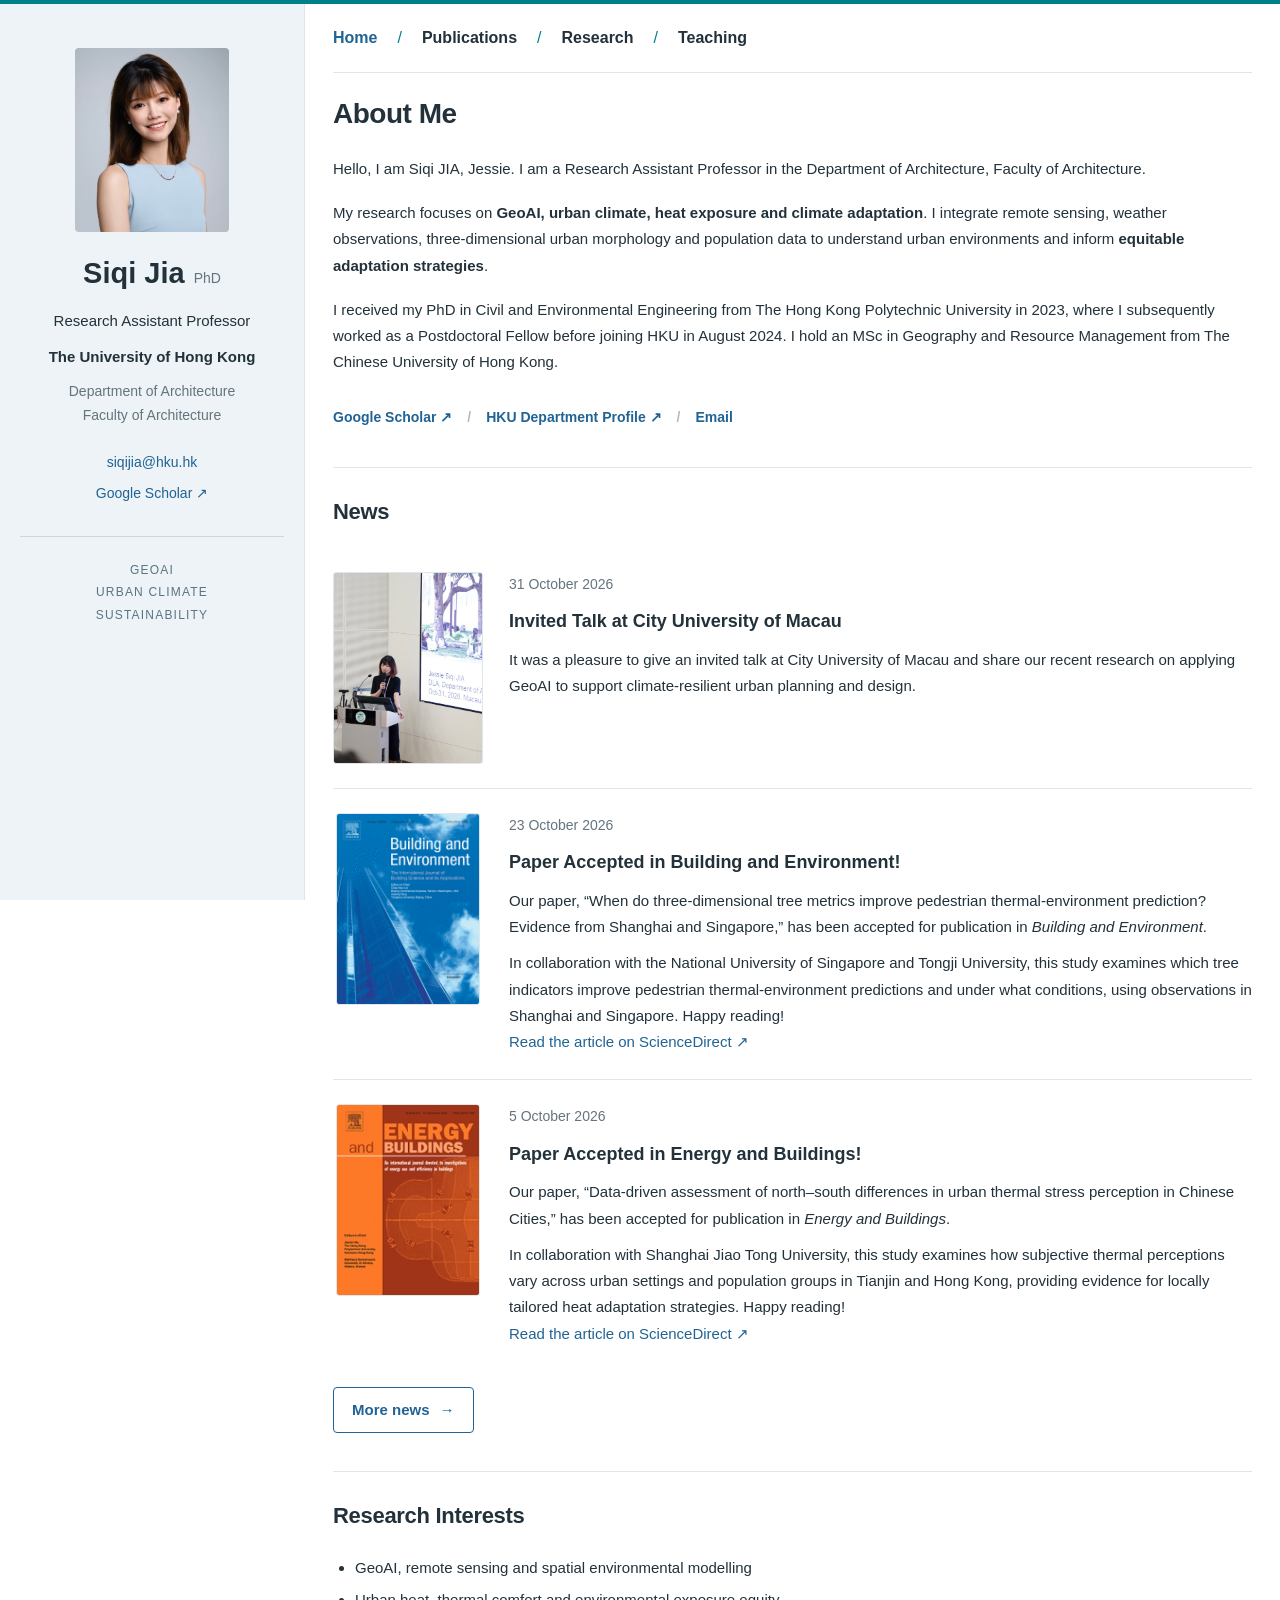
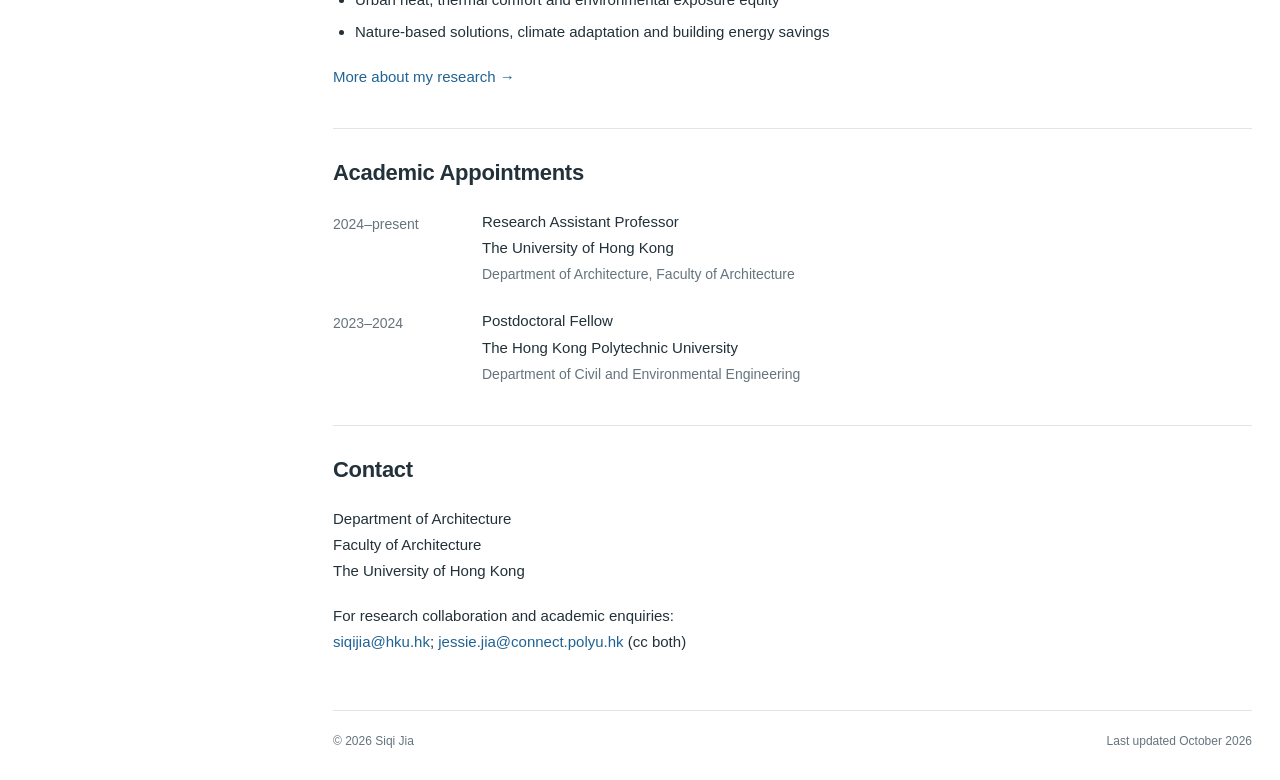
<file: index.html>
<!doctype html><html lang="en"><head><meta charset="utf-8"><meta name="viewport" content="width=device-width, initial-scale=1"><title>Home | Siqi Jia</title><meta name="description" content="Home — Siqi Jia, Research Assistant Professor at The University of Hong Kong. GeoAI, urban climate and climate adaptation."><link rel="stylesheet" href="styles.css"><link rel="icon" href="favicon.svg" type="image/svg+xml"></head><body><a class="skip" href="#main">Skip to content</a><aside class="sidebar"><a href="index.html" aria-label="Siqi Jia — Home"><img src="assets/profile.jpg" alt="Portrait of Siqi Jia" width="2691" height="4037"></a><p class="name">Siqi Jia<span>PhD</span></p><p class="position">Research Assistant Professor</p><p class="institution">The University of Hong Kong</p><p class="department">Department of Architecture<br>Faculty of Architecture</p><div class="sidebar-links"><a href="mailto:siqijia@hku.hk">siqijia@hku.hk</a><a href="https://scholar.google.com/citations?user=MKyB5TQAAAAJ">Google Scholar ↗</a></div><p class="topics">GeoAI<br>Urban Climate<br>Sustainability</p></aside><div class="main-column"><nav aria-label="Main navigation"><a href="index.html" aria-current="page">Home</a><a href="publications.html">Publications</a><a href="research.html">Research</a><a href="teaching.html">Teaching</a></nav><main id="main"><h1>About Me</h1><p>Hello, I am Siqi JIA, Jessie. I am a Research Assistant Professor in the Department of Architecture, Faculty of Architecture.</p><p>My research focuses on <strong>GeoAI, urban climate, heat exposure and climate adaptation</strong>. I integrate remote sensing, weather observations, three-dimensional urban morphology and population data to understand urban environments and inform <strong>equitable adaptation strategies</strong>.</p><p>I received my PhD in Civil and Environmental Engineering from The Hong Kong Polytechnic University in 2023, where I subsequently worked as a Postdoctoral Fellow before joining HKU in August 2024. I hold an MSc in Geography and Resource Management from The Chinese University of Hong Kong.</p><p class="profile-links"><a href="https://scholar.google.com/citations?user=MKyB5TQAAAAJ">Google Scholar ↗</a><span aria-hidden="true">/</span><a href="https://www.arch.hku.hk/staff/dla/jia-siqi/">HKU Department Profile ↗</a><span aria-hidden="true">/</span><a href="mailto:siqijia@hku.hk">Email</a></p><section id="news" class="news"><h2>News</h2><article class="news-event"><a class="news-thumbnail news-talk-thumbnail" href="assets/cityu-macau-talk-2026-v2.jpg" target="_blank" rel="noopener"><img src="assets/cityu-macau-talk-2026-v2.jpg" alt="Siqi Jia giving an invited talk at City University of Macau" loading="lazy"></a><div class="news-copy"><p class="news-date"><time datetime="2026-10-31">31 October 2026</time></p><h3>Invited Talk at City University of Macau</h3><p>It was a pleasure to give an invited talk at City University of Macau and share our recent research on applying GeoAI to support climate-resilient urban planning and design.</p></div></article><article class="news-event"><a class="news-thumbnail" href="assets/building-environment-cover.png" target="_blank" rel="noopener"><img src="assets/building-environment-cover.png" alt="Building and Environment journal cover" loading="lazy"></a><div class="news-copy"><p class="news-date"><time datetime="2026-10-23">23 October 2026</time></p><h3>Paper Accepted in Building and Environment!</h3><p>Our paper, “When do three-dimensional tree metrics improve pedestrian thermal-environment prediction? Evidence from Shanghai and Singapore,” has been accepted for publication in <em>Building and Environment</em>.</p><p>In collaboration with the National University of Singapore and Tongji University, this study examines which tree indicators improve pedestrian thermal-environment predictions and under what conditions, using observations in Shanghai and Singapore. Happy reading!<br><a href="https://www.sciencedirect.com/science/article/pii/S0360132326012795" target="_blank" rel="noopener">Read the article on ScienceDirect ↗</a></p></div></article><article class="news-event"><a class="news-thumbnail" href="assets/energy-buildings-cover.jpg" target="_blank" rel="noopener"><img src="assets/energy-buildings-cover.jpg" alt="Energy and Buildings journal cover" loading="lazy"></a><div class="news-copy"><p class="news-date"><time datetime="2026-10-05">5 October 2026</time></p><h3>Paper Accepted in Energy and Buildings!</h3><p>Our paper, “Data-driven assessment of north–south differences in urban thermal stress perception in Chinese Cities,” has been accepted for publication in <em>Energy and Buildings</em>.</p><p>In collaboration with Shanghai Jiao Tong University, this study examines how subjective thermal perceptions vary across urban settings and population groups in Tianjin and Hong Kong, providing evidence for locally tailored heat adaptation strategies. Happy reading!<br><a href="https://www.sciencedirect.com/science/article/pii/S0378778826014209" target="_blank" rel="noopener">Read the article on ScienceDirect ↗</a></p></div></article><p class="news-more"><a class="news-button" href="news.html">More news <span aria-hidden="true">→</span></a></p></section><section><h2>Research Interests</h2><ul class="interests"><li>GeoAI, remote sensing and spatial environmental modelling</li><li>Urban heat, thermal comfort and environmental exposure equity</li><li>Nature-based solutions, climate adaptation and building energy savings</li></ul><p><a href="research.html">More about my research →</a></p></section><section><h2>Academic Appointments</h2><div class="record"><span>2024–present</span><div><span class="plain-emphasis">Research Assistant Professor</span><br>The University of Hong Kong<br><small>Department of Architecture, Faculty of Architecture</small></div></div><div class="record"><span>2023–2024</span><div><span class="plain-emphasis">Postdoctoral Fellow</span><br>The Hong Kong Polytechnic University<br><small>Department of Civil and Environmental Engineering</small></div></div></section><section><h2>Contact</h2><p>Department of Architecture<br>Faculty of Architecture<br>The University of Hong Kong</p><p>For research collaboration and academic enquiries:<br><a href="mailto:siqijia@hku.hk?cc=jessie.jia%40connect.polyu.hk">siqijia@hku.hk</a>; <a href="mailto:jessie.jia@connect.polyu.hk?cc=siqijia%40hku.hk">jessie.jia@connect.polyu.hk</a> (cc both)</p></section></main><footer>© 2026 Siqi Jia <span>Last updated October 2026</span></footer></div></body></html>
</file>
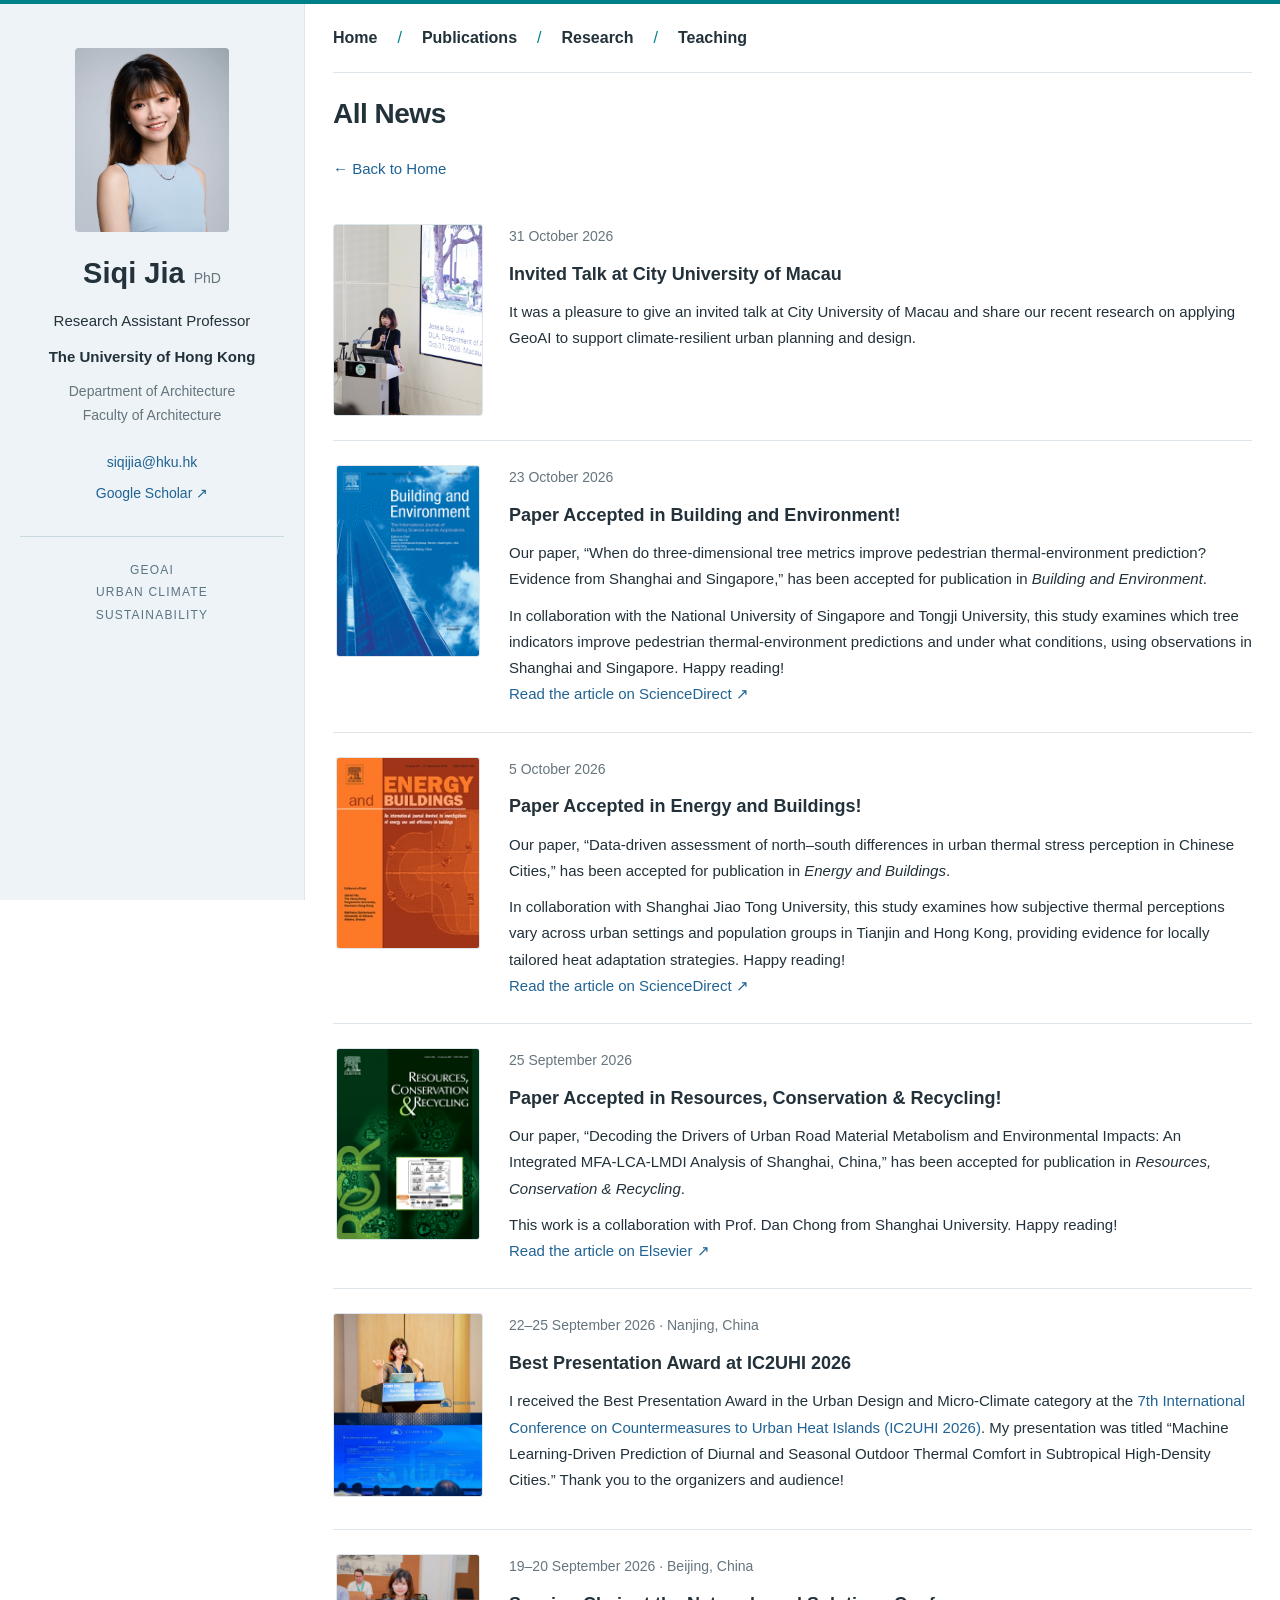
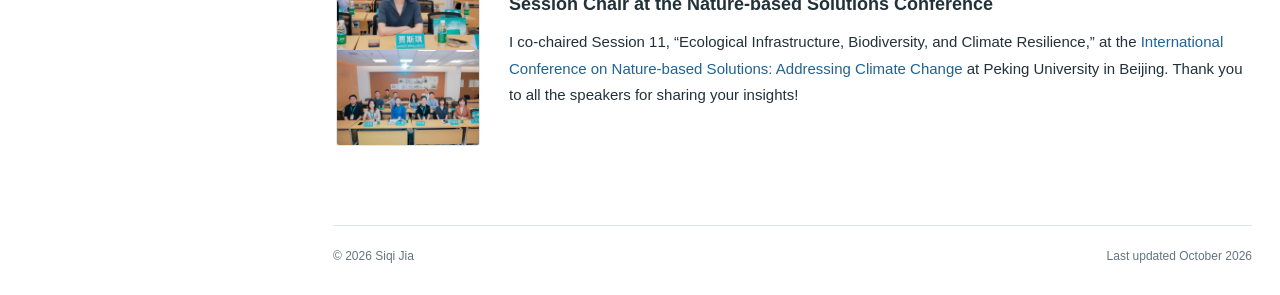
<file: news.html>
<!doctype html><html lang="en"><head><meta charset="utf-8"><meta name="viewport" content="width=device-width, initial-scale=1"><title>All News | Siqi Jia</title><meta name="description" content="News — Siqi Jia, Research Assistant Professor at The University of Hong Kong. GeoAI, urban climate and climate adaptation."><link rel="stylesheet" href="styles.css"><link rel="icon" href="favicon.svg" type="image/svg+xml"></head><body><a class="skip" href="#main">Skip to content</a><aside class="sidebar"><a href="index.html" aria-label="Siqi Jia — Home"><img src="assets/profile.jpg" alt="Portrait of Siqi Jia" width="2691" height="4037"></a><p class="name">Siqi Jia<span>PhD</span></p><p class="position">Research Assistant Professor</p><p class="institution">The University of Hong Kong</p><p class="department">Department of Architecture<br>Faculty of Architecture</p><div class="sidebar-links"><a href="mailto:siqijia@hku.hk">siqijia@hku.hk</a><a href="https://scholar.google.com/citations?user=MKyB5TQAAAAJ">Google Scholar ↗</a></div><p class="topics">GeoAI<br>Urban Climate<br>Sustainability</p></aside><div class="main-column"><nav aria-label="Main navigation"><a href="index.html">Home</a><a href="publications.html">Publications</a><a href="research.html">Research</a><a href="teaching.html">Teaching</a></nav><main id="main"><h1>All News</h1><p><a href="index.html#news">← Back to Home</a></p><div class="news"><article class="news-event"><a class="news-thumbnail news-talk-thumbnail" href="assets/cityu-macau-talk-2026-v2.jpg" target="_blank" rel="noopener"><img src="assets/cityu-macau-talk-2026-v2.jpg" alt="Siqi Jia giving an invited talk at City University of Macau" loading="lazy"></a><div class="news-copy"><p class="news-date"><time datetime="2026-10-31">31 October 2026</time></p><h3>Invited Talk at City University of Macau</h3><p>It was a pleasure to give an invited talk at City University of Macau and share our recent research on applying GeoAI to support climate-resilient urban planning and design.</p></div></article><article class="news-event"><a class="news-thumbnail" href="assets/building-environment-cover.png" target="_blank" rel="noopener"><img src="assets/building-environment-cover.png" alt="Building and Environment journal cover" loading="lazy"></a><div class="news-copy"><p class="news-date"><time datetime="2026-10-23">23 October 2026</time></p><h3>Paper Accepted in Building and Environment!</h3><p>Our paper, “When do three-dimensional tree metrics improve pedestrian thermal-environment prediction? Evidence from Shanghai and Singapore,” has been accepted for publication in <em>Building and Environment</em>.</p><p>In collaboration with the National University of Singapore and Tongji University, this study examines which tree indicators improve pedestrian thermal-environment predictions and under what conditions, using observations in Shanghai and Singapore. Happy reading!<br><a href="https://www.sciencedirect.com/science/article/pii/S0360132326012795" target="_blank" rel="noopener">Read the article on ScienceDirect ↗</a></p></div></article><article class="news-event"><a class="news-thumbnail" href="assets/energy-buildings-cover.jpg" target="_blank" rel="noopener"><img src="assets/energy-buildings-cover.jpg" alt="Energy and Buildings journal cover" loading="lazy"></a><div class="news-copy"><p class="news-date"><time datetime="2026-10-05">5 October 2026</time></p><h3>Paper Accepted in Energy and Buildings!</h3><p>Our paper, “Data-driven assessment of north–south differences in urban thermal stress perception in Chinese Cities,” has been accepted for publication in <em>Energy and Buildings</em>.</p><p>In collaboration with Shanghai Jiao Tong University, this study examines how subjective thermal perceptions vary across urban settings and population groups in Tianjin and Hong Kong, providing evidence for locally tailored heat adaptation strategies. Happy reading!<br><a href="https://www.sciencedirect.com/science/article/pii/S0378778826014209" target="_blank" rel="noopener">Read the article on ScienceDirect ↗</a></p></div></article><article class="news-event"><a class="news-thumbnail" href="assets/rcr-journal-cover.png" target="_blank" rel="noopener"><img src="assets/rcr-journal-cover.png" alt="Resources, Conservation &amp; Recycling journal cover" loading="lazy"></a><div class="news-copy"><p class="news-date"><time datetime="2026-09-25">25 September 2026</time></p><h3>Paper Accepted in Resources, Conservation &amp; Recycling!</h3><p>Our paper, “Decoding the Drivers of Urban Road Material Metabolism and Environmental Impacts: An Integrated MFA-LCA-LMDI Analysis of Shanghai, China,” has been accepted for publication in <em>Resources, Conservation &amp; Recycling</em>.</p><p>This work is a collaboration with Prof. Dan Chong from Shanghai University. Happy reading!<br><a href="https://authors.elsevier.com/a/1nryR3HVLL1xD8" target="_blank" rel="noopener">Read the article on Elsevier ↗</a></p></div></article><article class="news-event"><a class="news-thumbnail" href="assets/ic2uhi-2026-presentation-award-v19.jpg" target="_blank" rel="noopener"><img src="assets/ic2uhi-2026-presentation-award-v19.jpg" alt="Siqi Jia presenting at IC2UHI 2026 and the Best Presentation Award announcement" loading="lazy"></a><div class="news-copy"><p class="news-date"><time datetime="2026-09-25">22–25 September 2026</time> · Nanjing, China</p><h3>Best Presentation Award at IC2UHI 2026</h3><p>I received the Best Presentation Award in the Urban Design and Micro-Climate category at the <a href="https://www.ic2uhi2026.com/">7th International Conference on Countermeasures to Urban Heat Islands (IC2UHI 2026)</a>. My presentation was titled “Machine Learning-Driven Prediction of Diurnal and Seasonal Outdoor Thermal Comfort in Subtropical High-Density Cities.” Thank you to the organizers and audience!</p></div></article><article class="news-event"><a class="news-thumbnail" href="assets/nbs-2026-session.jpg" target="_blank" rel="noopener"><img src="assets/nbs-2026-session.jpg" alt="Siqi Jia and fellow participants at the Nature-based Solutions conference" loading="lazy"></a><div class="news-copy"><p class="news-date"><time datetime="2026-09-20">19–20 September 2026</time> · Beijing, China</p><h3>Session Chair at the Nature-based Solutions Conference</h3><p>I co-chaired Session 11, “Ecological Infrastructure, Biodiversity, and Climate Resilience,” at the <a href="https://nbs.pku.edu.cn/">International Conference on Nature-based Solutions: Addressing Climate Change</a> at Peking University in Beijing. Thank you to all the speakers for sharing your insights!</p></div></article></div></main><footer>© 2026 Siqi Jia <span>Last updated October 2026</span></footer></div></body></html>
</file>
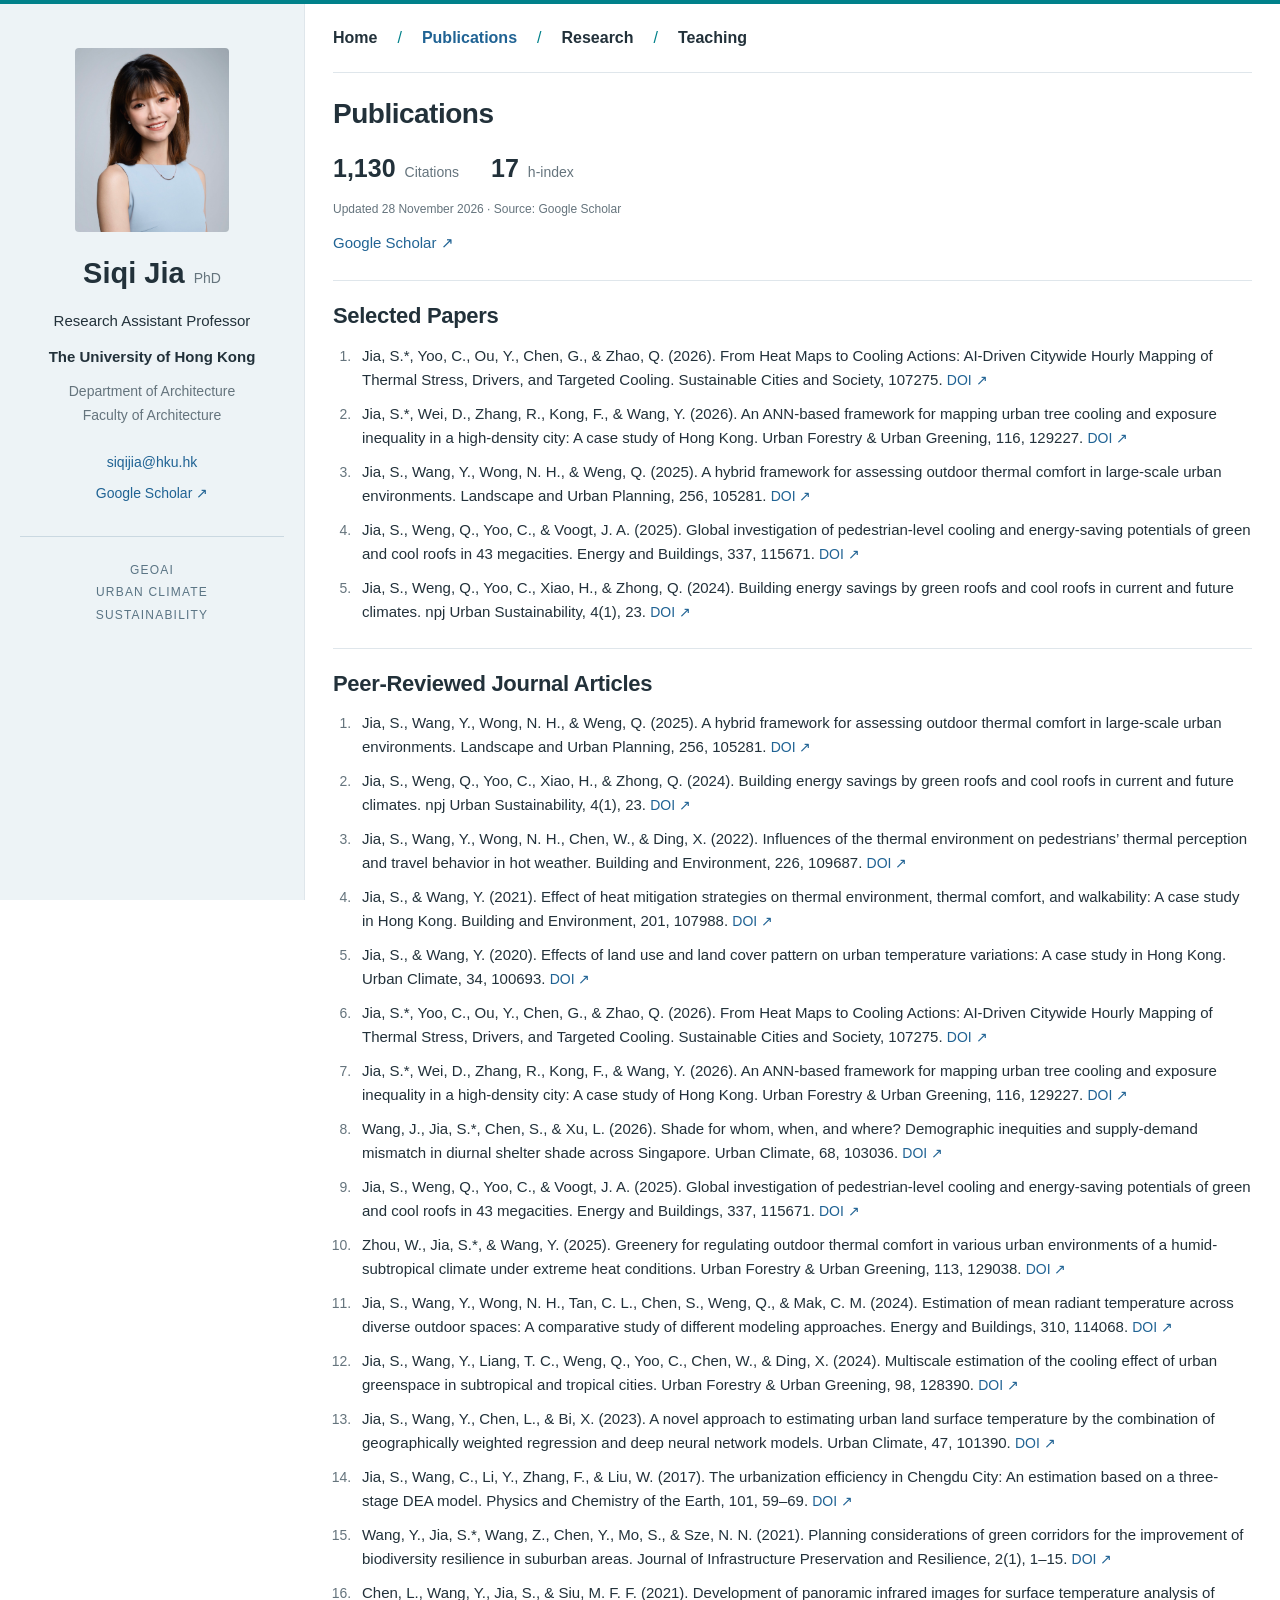
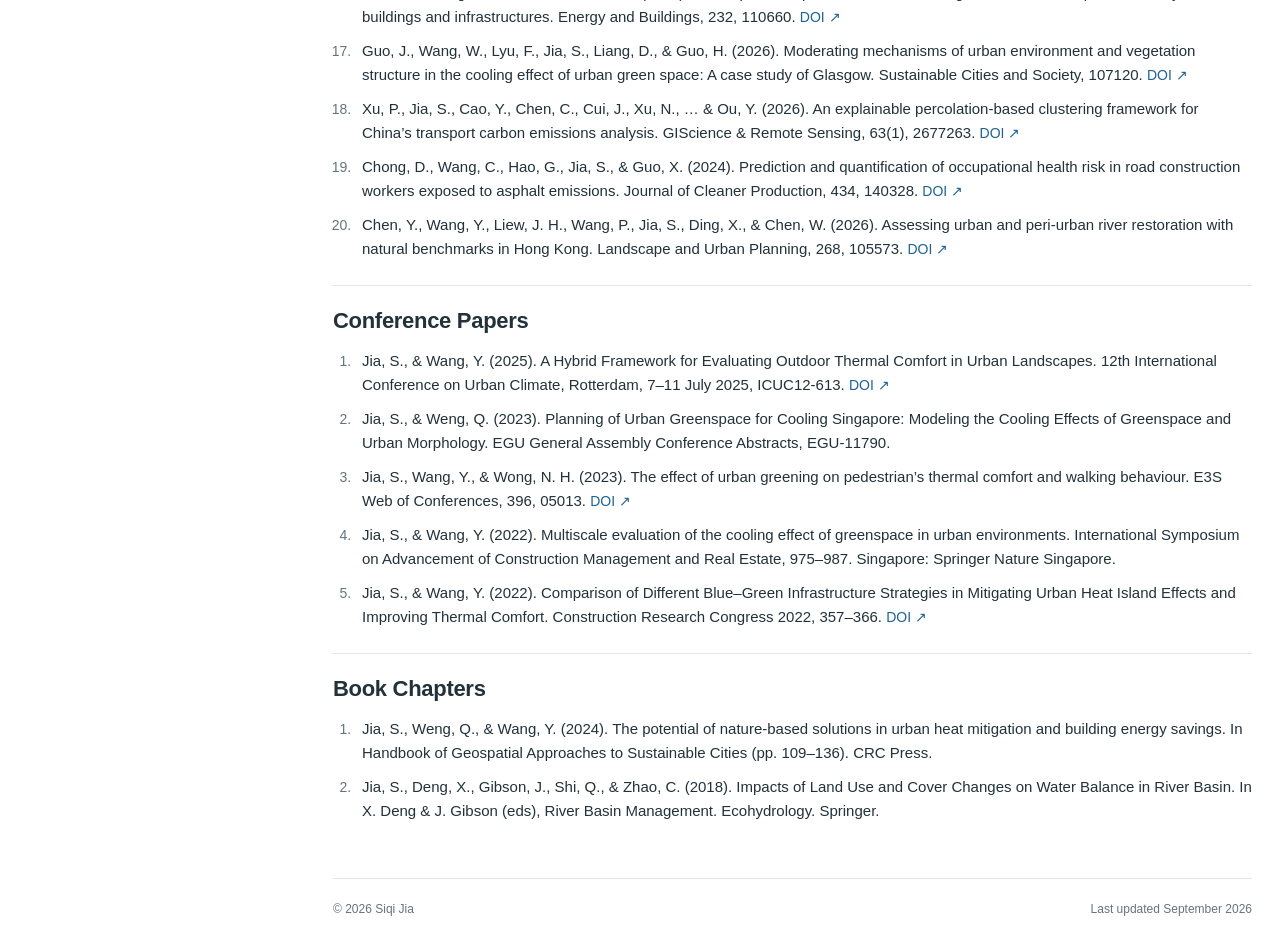
<file: publications.html>
<!doctype html><html lang="en"><head><meta charset="utf-8"><meta name="viewport" content="width=device-width, initial-scale=1"><title>Publications | Siqi Jia</title><meta name="description" content="Publications — Siqi Jia, Research Assistant Professor at The University of Hong Kong. GeoAI, urban climate and climate adaptation."><link rel="stylesheet" href="styles.css"><link rel="icon" href="favicon.svg" type="image/svg+xml"></head><body class="publications-page"><a class="skip" href="#main">Skip to content</a><aside class="sidebar"><a href="index.html" aria-label="Siqi Jia — Home"><img src="assets/profile.jpg" alt="Portrait of Siqi Jia" width="2691" height="4037"></a><p class="name">Siqi Jia<span>PhD</span></p><p class="position">Research Assistant Professor</p><p class="institution">The University of Hong Kong</p><p class="department">Department of Architecture<br>Faculty of Architecture</p><div class="sidebar-links"><a href="mailto:siqijia@hku.hk">siqijia@hku.hk</a><a href="https://scholar.google.com/citations?user=MKyB5TQAAAAJ">Google Scholar ↗</a></div><p class="topics">GeoAI<br>Urban Climate<br>Sustainability</p></aside><div class="main-column"><nav aria-label="Main navigation"><a href="index.html">Home</a><a href="publications.html" aria-current="page">Publications</a><a href="research.html">Research</a><a href="teaching.html">Teaching</a></nav><main id="main"><h1>Publications</h1><div class="citation-metrics" data-updated-at="2026-11-28T02:46:58.804145+00:00" aria-label="Google Scholar citation metrics"><div><span class="metric-value">1,130</span><span class="metric-label">Citations</span></div><div><span class="metric-value">17</span><span class="metric-label">h-index</span></div></div><p class="metrics-source">Updated 28 November 2026 · Source: Google Scholar</p><p><a href="https://scholar.google.com/citations?user=MKyB5TQAAAAJ">Google Scholar ↗</a></p><section><h2>Selected Papers</h2><ol class="publications"><li>Jia, S.*, Yoo, C., Ou, Y., Chen, G., &amp; Zhao, Q. (2026). From Heat Maps to Cooling Actions: AI-Driven Citywide Hourly Mapping of Thermal Stress, Drivers, and Targeted Cooling. Sustainable Cities and Society, 107275. <a class="doi" href="https://doi.org/10.1016/j.scs.2026.107275">DOI ↗</a></li><li>Jia, S.*, Wei, D., Zhang, R., Kong, F., &amp; Wang, Y. (2026). An ANN-based framework for mapping urban tree cooling and exposure inequality in a high-density city: A case study of Hong Kong. Urban Forestry &amp; Urban Greening, 116, 129227. <a class="doi" href="https://doi.org/10.1016/j.ufug.2025.129227">DOI ↗</a></li><li>Jia, S., Wang, Y., Wong, N. H., &amp; Weng, Q. (2025). A hybrid framework for assessing outdoor thermal comfort in large-scale urban environments. Landscape and Urban Planning, 256, 105281. <a class="doi" href="https://doi.org/10.1016/j.landurbplan.2024.105281">DOI ↗</a></li><li>Jia, S., Weng, Q., Yoo, C., &amp; Voogt, J. A. (2025). Global investigation of pedestrian-level cooling and energy-saving potentials of green and cool roofs in 43 megacities. Energy and Buildings, 337, 115671. <a class="doi" href="https://doi.org/10.1016/j.enbuild.2025.115671">DOI ↗</a></li><li>Jia, S., Weng, Q., Yoo, C., Xiao, H., &amp; Zhong, Q. (2024). Building energy savings by green roofs and cool roofs in current and future climates. npj Urban Sustainability, 4(1), 23. <a class="doi" href="https://doi.org/10.1038/s42949-024-00159-8">DOI ↗</a></li></ol></section><section><h2>Peer-Reviewed Journal Articles</h2><ol class="publications"><li>Jia, S., Wang, Y., Wong, N. H., &amp; Weng, Q. (2025). A hybrid framework for assessing outdoor thermal comfort in large-scale urban environments. Landscape and Urban Planning, 256, 105281. <a class="doi" href="https://doi.org/10.1016/j.landurbplan.2024.105281">DOI ↗</a></li><li>Jia, S., Weng, Q., Yoo, C., Xiao, H., &amp; Zhong, Q. (2024). Building energy savings by green roofs and cool roofs in current and future climates. npj Urban Sustainability, 4(1), 23. <a class="doi" href="https://doi.org/10.1038/s42949-024-00159-8">DOI ↗</a></li><li>Jia, S., Wang, Y., Wong, N. H., Chen, W., &amp; Ding, X. (2022). Influences of the thermal environment on pedestrians’ thermal perception and travel behavior in hot weather. Building and Environment, 226, 109687. <a class="doi" href="https://doi.org/10.1016/j.buildenv.2022.109687">DOI ↗</a></li><li>Jia, S., &amp; Wang, Y. (2021). Effect of heat mitigation strategies on thermal environment, thermal comfort, and walkability: A case study in Hong Kong. Building and Environment, 201, 107988. <a class="doi" href="https://doi.org/10.1016/j.buildenv.2021.107988">DOI ↗</a></li><li>Jia, S., &amp; Wang, Y. (2020). Effects of land use and land cover pattern on urban temperature variations: A case study in Hong Kong. Urban Climate, 34, 100693. <a class="doi" href="https://doi.org/10.1016/j.uclim.2020.100693">DOI ↗</a></li><li>Jia, S.*, Yoo, C., Ou, Y., Chen, G., &amp; Zhao, Q. (2026). From Heat Maps to Cooling Actions: AI-Driven Citywide Hourly Mapping of Thermal Stress, Drivers, and Targeted Cooling. Sustainable Cities and Society, 107275. <a class="doi" href="https://doi.org/10.1016/j.scs.2026.107275">DOI ↗</a></li><li>Jia, S.*, Wei, D., Zhang, R., Kong, F., &amp; Wang, Y. (2026). An ANN-based framework for mapping urban tree cooling and exposure inequality in a high-density city: A case study of Hong Kong. Urban Forestry &amp; Urban Greening, 116, 129227. <a class="doi" href="https://doi.org/10.1016/j.ufug.2025.129227">DOI ↗</a></li><li>Wang, J., Jia, S.*, Chen, S., &amp; Xu, L. (2026). Shade for whom, when, and where? Demographic inequities and supply-demand mismatch in diurnal shelter shade across Singapore. Urban Climate, 68, 103036. <a class="doi" href="https://doi.org/10.1016/j.uclim.2026.103036">DOI ↗</a></li><li>Jia, S., Weng, Q., Yoo, C., &amp; Voogt, J. A. (2025). Global investigation of pedestrian-level cooling and energy-saving potentials of green and cool roofs in 43 megacities. Energy and Buildings, 337, 115671. <a class="doi" href="https://doi.org/10.1016/j.enbuild.2025.115671">DOI ↗</a></li><li>Zhou, W., Jia, S.*, &amp; Wang, Y. (2025). Greenery for regulating outdoor thermal comfort in various urban environments of a humid-subtropical climate under extreme heat conditions. Urban Forestry &amp; Urban Greening, 113, 129038. <a class="doi" href="https://doi.org/10.1016/j.ufug.2025.129038">DOI ↗</a></li><li>Jia, S., Wang, Y., Wong, N. H., Tan, C. L., Chen, S., Weng, Q., &amp; Mak, C. M. (2024). Estimation of mean radiant temperature across diverse outdoor spaces: A comparative study of different modeling approaches. Energy and Buildings, 310, 114068. <a class="doi" href="https://doi.org/10.1016/j.enbuild.2024.114068">DOI ↗</a></li><li>Jia, S., Wang, Y., Liang, T. C., Weng, Q., Yoo, C., Chen, W., &amp; Ding, X. (2024). Multiscale estimation of the cooling effect of urban greenspace in subtropical and tropical cities. Urban Forestry &amp; Urban Greening, 98, 128390. <a class="doi" href="https://doi.org/10.1016/j.ufug.2024.128390">DOI ↗</a></li><li>Jia, S., Wang, Y., Chen, L., &amp; Bi, X. (2023). A novel approach to estimating urban land surface temperature by the combination of geographically weighted regression and deep neural network models. Urban Climate, 47, 101390. <a class="doi" href="https://doi.org/10.1016/j.uclim.2022.101390">DOI ↗</a></li><li>Jia, S., Wang, C., Li, Y., Zhang, F., &amp; Liu, W. (2017). The urbanization efficiency in Chengdu City: An estimation based on a three-stage DEA model. Physics and Chemistry of the Earth, 101, 59–69. <a class="doi" href="https://doi.org/10.1016/j.pce.2017.05.003">DOI ↗</a></li><li>Wang, Y., Jia, S.*, Wang, Z., Chen, Y., Mo, S., &amp; Sze, N. N. (2021). Planning considerations of green corridors for the improvement of biodiversity resilience in suburban areas. Journal of Infrastructure Preservation and Resilience, 2(1), 1–15. <a class="doi" href="https://doi.org/10.1186/s43065-021-00023-4">DOI ↗</a></li><li>Chen, L., Wang, Y., Jia, S., &amp; Siu, M. F. F. (2021). Development of panoramic infrared images for surface temperature analysis of buildings and infrastructures. Energy and Buildings, 232, 110660. <a class="doi" href="https://doi.org/10.1016/j.enbuild.2020.110660">DOI ↗</a></li><li>Guo, J., Wang, W., Lyu, F., Jia, S., Liang, D., &amp; Guo, H. (2026). Moderating mechanisms of urban environment and vegetation structure in the cooling effect of urban green space: A case study of Glasgow. Sustainable Cities and Society, 107120. <a class="doi" href="https://doi.org/10.1016/j.scs.2026.107120">DOI ↗</a></li><li>Xu, P., Jia, S., Cao, Y., Chen, C., Cui, J., Xu, N., … &amp; Ou, Y. (2026). An explainable percolation-based clustering framework for China’s transport carbon emissions analysis. GIScience &amp; Remote Sensing, 63(1), 2677263. <a class="doi" href="https://doi.org/10.1080/15481603.2026.2677263">DOI ↗</a></li><li>Chong, D., Wang, C., Hao, G., Jia, S., &amp; Guo, X. (2024). Prediction and quantification of occupational health risk in road construction workers exposed to asphalt emissions. Journal of Cleaner Production, 434, 140328. <a class="doi" href="https://doi.org/10.1016/j.jclepro.2023.140328">DOI ↗</a></li><li>Chen, Y., Wang, Y., Liew, J. H., Wang, P., Jia, S., Ding, X., &amp; Chen, W. (2026). Assessing urban and peri-urban river restoration with natural benchmarks in Hong Kong. Landscape and Urban Planning, 268, 105573. <a class="doi" href="https://doi.org/10.1016/j.landurbplan.2025.105573">DOI ↗</a></li></ol></section><section><h2>Conference Papers</h2><ol class="publications"><li>Jia, S., &amp; Wang, Y. (2025). A Hybrid Framework for Evaluating Outdoor Thermal Comfort in Urban Landscapes. 12th International Conference on Urban Climate, Rotterdam, 7–11 July 2025, ICUC12-613. <a class="doi" href="https://doi.org/10.5194/icuc12-613">DOI ↗</a></li><li>Jia, S., &amp; Weng, Q. (2023). Planning of Urban Greenspace for Cooling Singapore: Modeling the Cooling Effects of Greenspace and Urban Morphology. EGU General Assembly Conference Abstracts, EGU-11790.</li><li>Jia, S., Wang, Y., &amp; Wong, N. H. (2023). The effect of urban greening on pedestrian’s thermal comfort and walking behaviour. E3S Web of Conferences, 396, 05013. <a class="doi" href="https://doi.org/10.1051/e3sconf/202339605013">DOI ↗</a></li><li>Jia, S., &amp; Wang, Y. (2022). Multiscale evaluation of the cooling effect of greenspace in urban environments. International Symposium on Advancement of Construction Management and Real Estate, 975–987. Singapore: Springer Nature Singapore.</li><li>Jia, S., &amp; Wang, Y. (2022). Comparison of Different Blue–Green Infrastructure Strategies in Mitigating Urban Heat Island Effects and Improving Thermal Comfort. Construction Research Congress 2022, 357–366. <a class="doi" href="https://doi.org/10.1061/9780784483954.037">DOI ↗</a></li></ol></section><section><h2>Book Chapters</h2><ol class="publications"><li>Jia, S., Weng, Q., &amp; Wang, Y. (2024). The potential of nature-based solutions in urban heat mitigation and building energy savings. In Handbook of Geospatial Approaches to Sustainable Cities (pp. 109–136). CRC Press.</li><li>Jia, S., Deng, X., Gibson, J., Shi, Q., &amp; Zhao, C. (2018). Impacts of Land Use and Cover Changes on Water Balance in River Basin. In X. Deng &amp; J. Gibson (eds), River Basin Management. Ecohydrology. Springer.</li></ol></section></main><footer>© 2026 Siqi Jia <span>Last updated September 2026</span></footer></div><script src="assets/scholar-metrics.js?v=20261024-cachefix" defer></script></body></html>
</file>
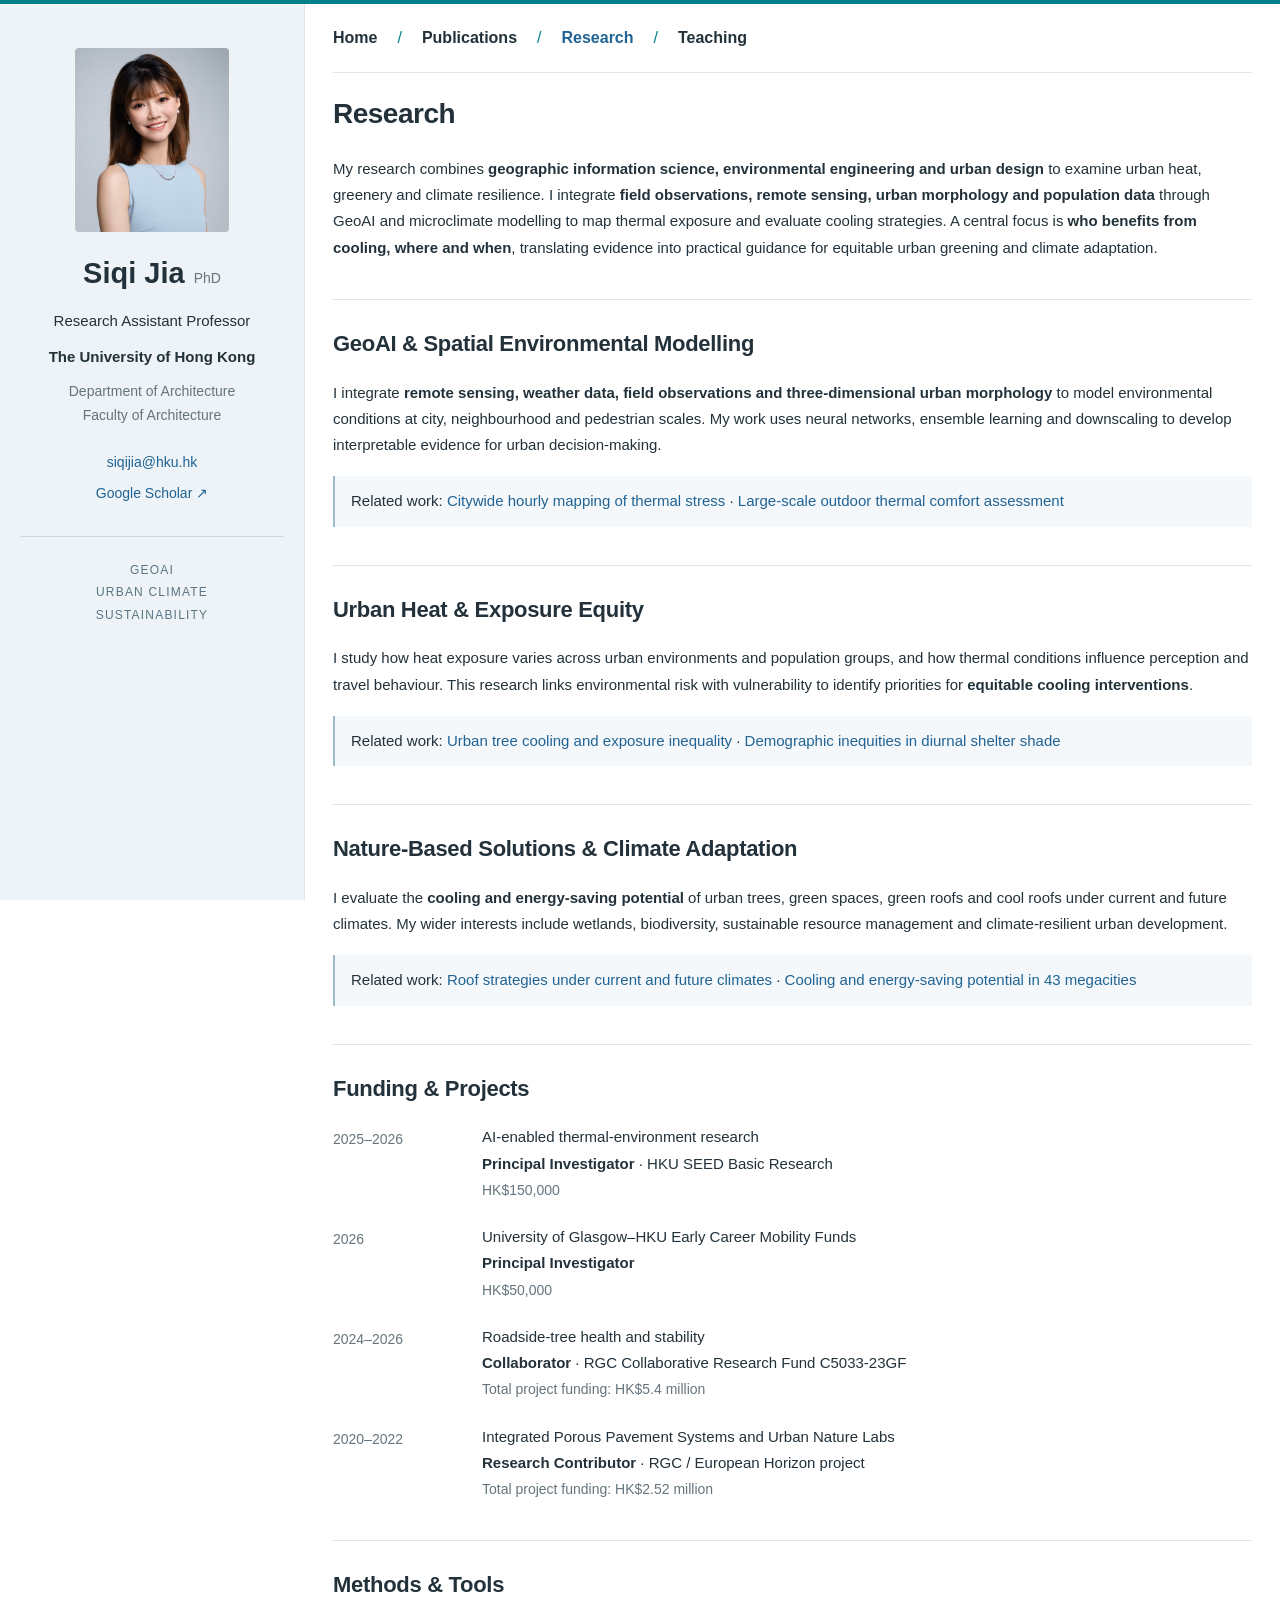
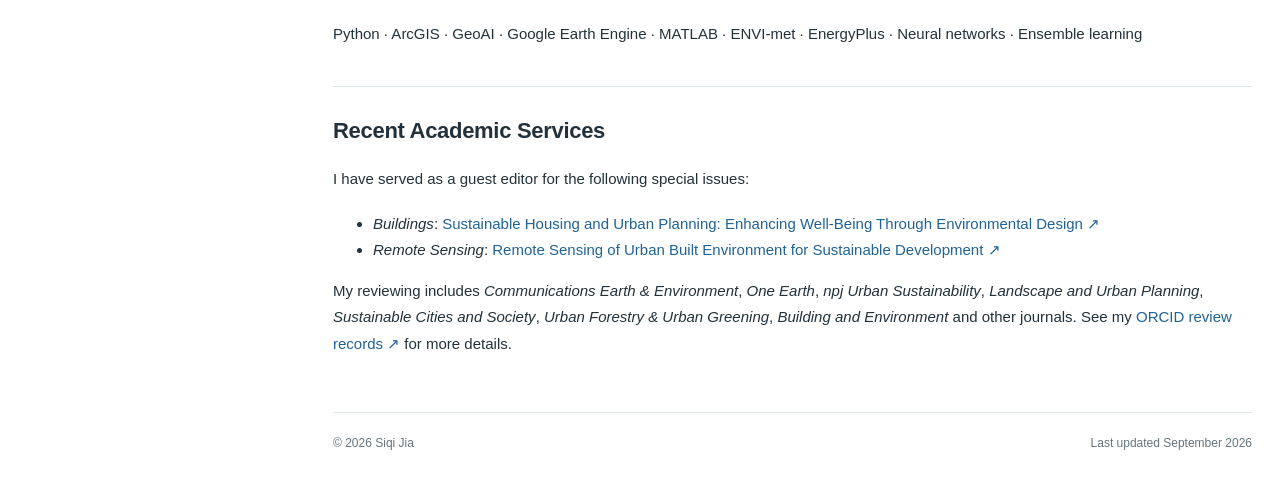
<file: research.html>
<!doctype html><html lang="en"><head><meta charset="utf-8"><meta name="viewport" content="width=device-width, initial-scale=1"><title>Research | Siqi Jia</title><meta name="description" content="Research — Siqi Jia, Research Assistant Professor at The University of Hong Kong. GeoAI, urban climate and climate adaptation."><link rel="stylesheet" href="styles.css"><link rel="icon" href="favicon.svg" type="image/svg+xml"></head><body><a class="skip" href="#main">Skip to content</a><aside class="sidebar"><a href="index.html" aria-label="Siqi Jia — Home"><img src="assets/profile.jpg" alt="Portrait of Siqi Jia" width="2691" height="4037"></a><p class="name">Siqi Jia<span>PhD</span></p><p class="position">Research Assistant Professor</p><p class="institution">The University of Hong Kong</p><p class="department">Department of Architecture<br>Faculty of Architecture</p><div class="sidebar-links"><a href="mailto:siqijia@hku.hk">siqijia@hku.hk</a><a href="https://scholar.google.com/citations?user=MKyB5TQAAAAJ">Google Scholar ↗</a></div><p class="topics">GeoAI<br>Urban Climate<br>Sustainability</p></aside><div class="main-column"><nav aria-label="Main navigation"><a href="index.html">Home</a><a href="publications.html">Publications</a><a href="research.html" aria-current="page">Research</a><a href="teaching.html">Teaching</a></nav><main id="main"><h1>Research</h1><p>My research combines <strong>geographic information science, environmental engineering and urban design</strong> to examine urban heat, greenery and climate resilience. I integrate <strong>field observations, remote sensing, urban morphology and population data</strong> through GeoAI and microclimate modelling to map thermal exposure and evaluate cooling strategies. A central focus is <strong>who benefits from cooling, where and when</strong>, translating evidence into practical guidance for equitable urban greening and climate adaptation.</p><section><h2>GeoAI & Spatial Environmental Modelling</h2><p>I integrate <strong>remote sensing, weather data, field observations and three-dimensional urban morphology</strong> to model environmental conditions at city, neighbourhood and pedestrian scales. My work uses neural networks, ensemble learning and downscaling to develop interpretable evidence for urban decision-making.</p><p class="related">Related work: <a href="https://doi.org/10.1016/j.scs.2026.107275">Citywide hourly mapping of thermal stress</a> · <a href="https://doi.org/10.1016/j.landurbplan.2024.105281">Large-scale outdoor thermal comfort assessment</a></p></section><section><h2>Urban Heat & Exposure Equity</h2><p>I study how heat exposure varies across urban environments and population groups, and how thermal conditions influence perception and travel behaviour. This research links environmental risk with vulnerability to identify priorities for <strong>equitable cooling interventions</strong>.</p><p class="related">Related work: <a href="https://doi.org/10.1016/j.ufug.2025.129227">Urban tree cooling and exposure inequality</a> · <a href="https://doi.org/10.1016/j.uclim.2026.103036">Demographic inequities in diurnal shelter shade</a></p></section><section><h2>Nature-Based Solutions & Climate Adaptation</h2><p>I evaluate the <strong>cooling and energy-saving potential</strong> of urban trees, green spaces, green roofs and cool roofs under current and future climates. My wider interests include wetlands, biodiversity, sustainable resource management and climate-resilient urban development.</p><p class="related">Related work: <a href="https://doi.org/10.1038/s42949-024-00159-8">Roof strategies under current and future climates</a> · <a href="https://doi.org/10.1016/j.enbuild.2025.115671">Cooling and energy-saving potential in 43 megacities</a></p></section><section><h2>Funding & Projects</h2><div class="record"><span>2025–2026</span><div><span class="plain-emphasis">AI-enabled thermal-environment research</span><br><strong style="font-weight:700">Principal Investigator</strong> · HKU SEED Basic Research<br><small>HK$150,000</small></div></div><div class="record"><span>2026</span><div><span class="plain-emphasis">University of Glasgow–HKU Early Career Mobility Funds</span><br><strong style="font-weight:700">Principal Investigator</strong><br><small>HK$50,000</small></div></div><div class="record"><span>2024–2026</span><div><span class="plain-emphasis">Roadside-tree health and stability</span><br><strong style="font-weight:700">Collaborator</strong> · RGC Collaborative Research Fund C5033-23GF<br><small>Total project funding: HK$5.4 million</small></div></div><div class="record"><span>2020–2022</span><div><span class="plain-emphasis">Integrated Porous Pavement Systems and Urban Nature Labs</span><br><strong style="font-weight:700">Research Contributor</strong> · RGC / European Horizon project<br><small>Total project funding: HK$2.52 million</small></div></div></section><section><h2>Methods & Tools</h2><p>Python · ArcGIS · GeoAI · Google Earth Engine · MATLAB · ENVI-met · EnergyPlus · Neural networks · Ensemble learning</p></section><section><h2>Recent Academic Services</h2><p>I have served as a guest editor for the following special issues:</p><ul class="special-issues"><li><em>Buildings</em>: <a href="https://www.mdpi.com/journal/buildings/special_issues/29DY17N5G9">Sustainable Housing and Urban Planning: Enhancing Well-Being Through Environmental Design ↗</a></li><li><em>Remote Sensing</em>: <a href="https://www.mdpi.com/journal/remotesensing/special_issues/FQ9Y11675A">Remote Sensing of Urban Built Environment for Sustainable Development ↗</a></li></ul><p>My reviewing includes <em>Communications Earth &amp; Environment</em>, <em>One Earth</em>, <em>npj Urban Sustainability</em>, <em>Landscape and Urban Planning</em>, <em>Sustainable Cities and Society</em>, <em>Urban Forestry &amp; Urban Greening</em>, <em>Building and Environment</em> and other journals. See my <a href="https://orcid.org/0000-0002-2320-1206" target="_blank" rel="noopener">ORCID review records ↗</a> for more details.</p></section></main><footer>© 2026 Siqi Jia <span>Last updated September 2026</span></footer></div></body></html>
</file>
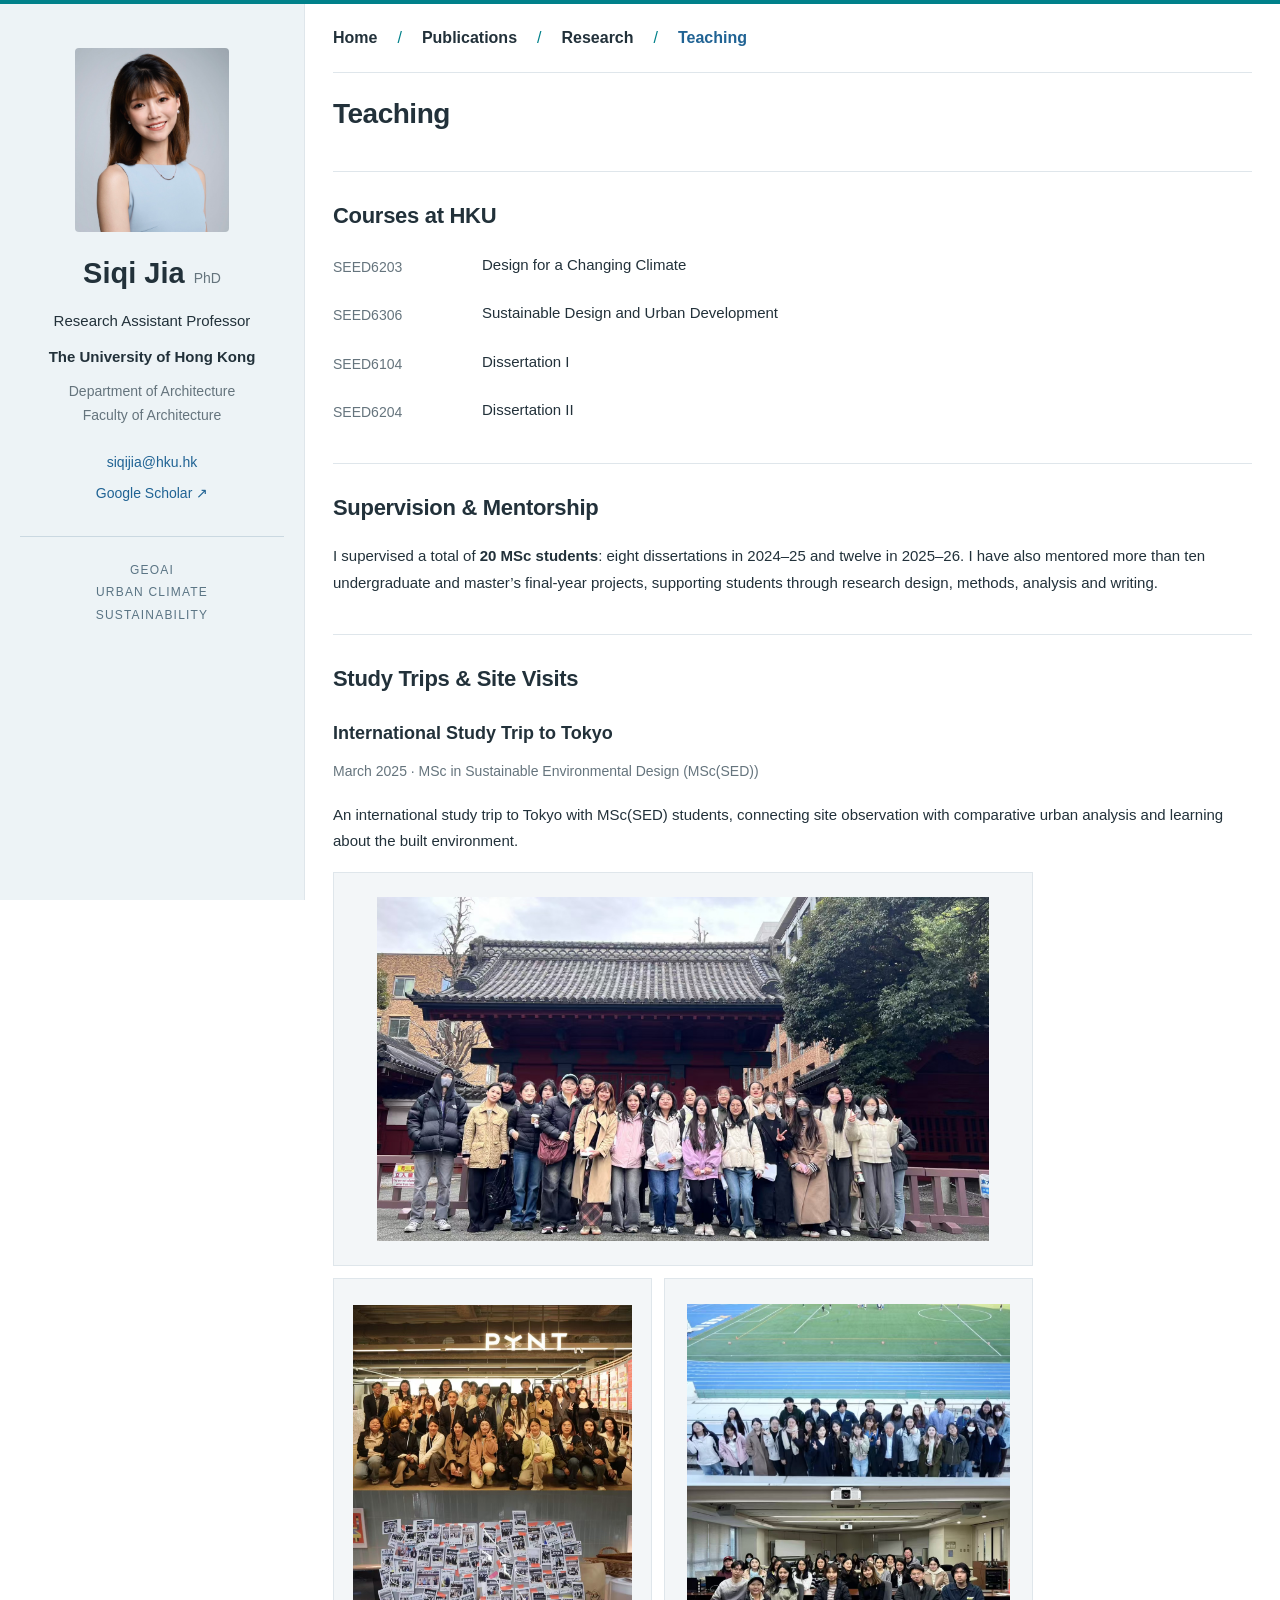
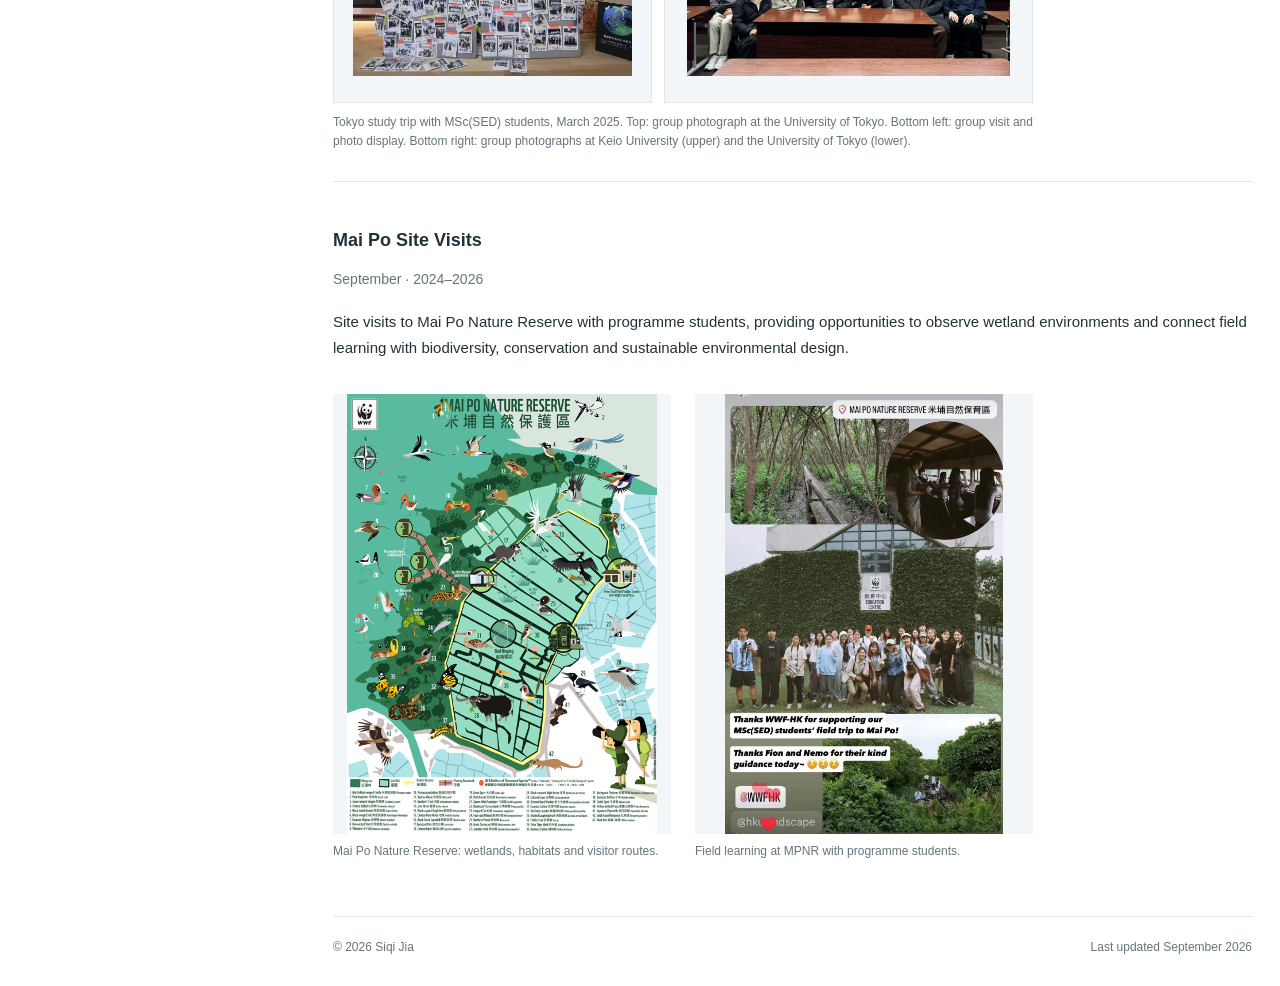
<file: teaching.html>
<!doctype html><html lang="en"><head><meta charset="utf-8"><meta name="viewport" content="width=device-width, initial-scale=1"><title>Teaching | Siqi Jia</title><meta name="description" content="Teaching — Siqi Jia, Research Assistant Professor at The University of Hong Kong. GeoAI, urban climate and climate adaptation."><link rel="stylesheet" href="styles.css?v=28"><link rel="icon" href="favicon.svg" type="image/svg+xml"></head><body><a class="skip" href="#main">Skip to content</a><aside class="sidebar"><a href="index.html" aria-label="Siqi Jia — Home"><img src="assets/profile.jpg" alt="Portrait of Siqi Jia" width="2691" height="4037"></a><p class="name">Siqi Jia<span>PhD</span></p><p class="position">Research Assistant Professor</p><p class="institution">The University of Hong Kong</p><p class="department">Department of Architecture<br>Faculty of Architecture</p><div class="sidebar-links"><a href="mailto:siqijia@hku.hk">siqijia@hku.hk</a><a href="https://scholar.google.com/citations?user=MKyB5TQAAAAJ">Google Scholar ↗</a></div><p class="topics">GeoAI<br>Urban Climate<br>Sustainability</p></aside><div class="main-column"><nav aria-label="Main navigation"><a href="index.html">Home</a><a href="publications.html">Publications</a><a href="research.html">Research</a><a href="teaching.html" aria-current="page">Teaching</a></nav><main id="main"><h1>Teaching</h1><section><h2>Courses at HKU</h2><div class="record"><span>SEED6203</span><div><span class="plain-emphasis">Design for a Changing Climate</span></div></div><div class="record"><span>SEED6306</span><div><span class="plain-emphasis">Sustainable Design and Urban Development</span></div></div><div class="record"><span>SEED6104</span><div><span class="plain-emphasis">Dissertation I</span></div></div><div class="record"><span>SEED6204</span><div><span class="plain-emphasis">Dissertation II</span></div></div></section><section><h2>Supervision & Mentorship</h2><p>I supervised a total of <strong>20 MSc students</strong>: eight dissertations in 2024–25 and twelve in 2025–26. I have also mentored more than ten undergraduate and master’s final-year projects, supporting students through research design, methods, analysis and writing.</p></section><section class="teaching-visits"><h2>Study Trips &amp; Site Visits</h2><article><h3>International Study Trip to Tokyo</h3><p class="visit-date">March 2025 · MSc in Sustainable Environmental Design (MSc(SED))</p><p>An international study trip to Tokyo with MSc(SED) students, connecting site observation with comparative urban analysis and learning about the built environment.</p><figure class="tokyo-layout"><div class="tokyo-photos"><a href="assets/tokyo-trip-group-hires.jpg" target="_blank" rel="noopener"><img src="assets/tokyo-trip-group-hires.jpg" alt="MSc(SED) students and staff during the Tokyo study trip" loading="lazy"></a><a href="assets/tokyo-trip-visit-hires.jpg" target="_blank" rel="noopener"><img src="assets/tokyo-trip-visit-hires.jpg" alt="Student group visit and photo display during the Tokyo study trip" loading="lazy"></a><a href="assets/tokyo-keio-university-group-v21.jpg" target="_blank" rel="noopener"><img src="assets/tokyo-keio-university-group-v21.jpg" alt="Group photographs at Keio University (top) and the University of Tokyo (bottom), March 2025" loading="lazy"></a></div><figcaption>Tokyo study trip with MSc(SED) students, March 2025. Top: group photograph at the University of Tokyo. Bottom left: group visit and photo display. Bottom right: group photographs at Keio University (upper) and the University of Tokyo (lower).</figcaption></figure></article><article><h3>Mai Po Site Visits</h3><p class="visit-date">September · 2024–2026</p><p>Site visits to Mai Po Nature Reserve with programme students, providing opportunities to observe wetland environments and connect field learning with biodiversity, conservation and sustainable environmental design.</p><div class="teaching-gallery maipo-gallery"><figure><a href="assets/mai-po-map-hires.jpg" target="_blank" rel="noopener"><img src="assets/mai-po-map-hires.jpg" alt="Illustrated map of Mai Po Nature Reserve" loading="lazy"></a><figcaption>Mai Po Nature Reserve: wetlands, habitats and visitor routes.</figcaption></figure><figure><a href="assets/mai-po-visit-hires.jpg" target="_blank" rel="noopener"><img src="assets/mai-po-visit-hires.jpg" alt="MSc(SED) students exploring Mai Po Nature Reserve" loading="lazy"></a><figcaption style="white-space:nowrap">Field learning at MPNR with programme students.</figcaption></figure></div></article></section></main><footer>© 2026 Siqi Jia <span>Last updated September 2026</span></footer></div></body></html>
</file>
<file: styles.css>
:root{--ink:#22313a;--blue:#206394;--accent:#00818a;--muted:#65747d;--line:#dfe6eb}*{box-sizing:border-box}html{scroll-behavior:smooth}body{margin:0;background:#fff;color:var(--ink);font:17px/1.8 "Optima","Candara","Segoe UI",sans-serif;border-top:4px solid var(--accent)}a{color:var(--blue);text-decoration:none}a:hover{text-decoration:underline}a:focus-visible{outline:3px solid var(--accent);outline-offset:5px}.sidebar{position:fixed;top:4px;bottom:0;left:0;width:285px;background:#edf3f6;padding:44px 30px 28px;text-align:center;overflow-y:auto;border-right:1px solid var(--line)}.sidebar img{display:block;width:154px;height:184px;object-fit:cover;object-position:center 25%;border-radius:4px;margin:0 auto 23px}.name{font:600 32px/1.3 Georgia,serif;margin:0 0 16px}.name span{font:14px "Optima","Segoe UI",sans-serif;margin-left:9px;color:var(--muted)}.position{font-size:16px;line-height:1.55;margin-bottom:14px}.institution{font-weight:600;font-size:18px;line-height:1.5;margin-bottom:12px}.department{font-size:14px;line-height:1.65;color:var(--muted);margin-bottom:23px}.sidebar-links a{display:block;font-size:15px;margin:7px 0}.topics{margin:30px auto 0;padding-top:22px;border-top:1px solid #cad8e1;font-size:12px;line-height:1.9;letter-spacing:1.2px;text-transform:uppercase;color:#5a7484}.main-column{margin-left:285px;padding:0 56px;max-width:1370px}nav{display:flex;flex-wrap:wrap;gap:0;padding:31px 0 26px;border-bottom:1px solid var(--line)}nav a{font-weight:600;font-size:18px;color:var(--ink)}nav a:not(:last-child):after{content:"/";color:var(--accent);display:inline-block;margin:0 20px;font-weight:400}nav a[aria-current]{color:var(--blue)}main{padding-top:31px;max-width:960px;min-height:70vh}h1{font:600 34px/1.35 Georgia,serif;margin:0 0 23px;letter-spacing:-.5px}h2{font:600 26px/1.4 Georgia,serif;margin:0 0 20px;letter-spacing:-.3px}h3{font-size:19px;margin:23px 0 10px}p{margin:0 0 21px}.lead{font-size:20px;line-height:1.75}.profile-links{display:flex;gap:18px;margin:29px 0 0;font-weight:600}.profile-links span{color:#b1bcc5}section{margin-top:38px;padding-top:29px;border-top:1px solid var(--line)}.interests{padding-left:22px}.interests li{padding:3px 0}.record{display:grid;grid-template-columns:133px 1fr;gap:16px;margin:0 0 21px}.record>span{font-size:14px;color:var(--muted);padding-top:3px}.record small{font-size:14px;color:var(--muted)}strong{font-weight:650}.summary{background:#edf3f6;padding:12px 18px;font-size:16px}.summary span{color:#8596a1;margin:0 10px}.muted,.note{color:var(--muted);font-size:14px}.note{margin-bottom:0}.publications{padding-left:26px}.publications li{padding-left:7px;margin-bottom:23px;line-height:1.85}.publications li::marker{color:var(--muted);font-size:14px}.doi{white-space:nowrap;font-size:14px}.related{font-size:15px;background:#f5f8fa;border-left:2px solid #9abccc;padding:12px 16px}footer{margin-top:55px;border-top:1px solid var(--line);padding:20px 0 28px;font-size:12px;color:var(--muted);display:flex;justify-content:space-between;gap:20px}.skip{position:absolute;left:15px;top:-100px;background:white;padding:10px;z-index:3}.skip:focus{top:10px}@media(min-width:1500px){.main-column{padding-left:75px;padding-right:75px}.sidebar{width:305px}.main-column{margin-left:305px}}@media(max-width:1000px){.sidebar{width:235px;padding:30px 20px}.main-column{margin-left:235px;padding:0 30px}nav a:not(:last-child):after{margin:0 12px}.record{grid-template-columns:115px 1fr}}@media(max-width:720px){body{font-size:16px}.sidebar{position:static;width:100%;padding:25px 20px;text-align:left;display:grid;grid-template-columns:100px 1fr;column-gap:22px;border-right:0;border-bottom:1px solid var(--line)}.sidebar>a{grid-column:1;grid-row:1/6}.sidebar img{width:100px;height:130px;margin:0}.sidebar .name{grid-column:2;font-size:27px;margin:0 0 5px}.position{grid-column:2;font-size:14px;margin:0 0 5px}.institution{grid-column:2;font-size:15px;margin:0 0 9px}.department{display:none}.sidebar-links{grid-column:2}.sidebar-links a{font-size:14px;margin:2px 0}.topics{display:none}.main-column{margin:0;padding:0 22px}nav{padding:20px 0;row-gap:8px}nav a{font-size:16px}nav a:not(:last-child):after{margin:0 11px}main{padding-top:26px}h1{font-size:30px}h2{font-size:24px}.lead{font-size:18px}section{margin-top:28px;padding-top:24px}.record{grid-template-columns:1fr;gap:3px;margin-bottom:24px}.summary{font-size:14px}.summary span{margin:0 4px}.publications{padding-left:22px}.publications li{padding-left:4px;overflow-wrap:anywhere}footer{flex-wrap:wrap;gap:2px;margin-top:35px}}@media(prefers-reduced-motion:reduce){html{scroll-behavior:auto}}@media print{.sidebar{position:static;width:100%;border:0}.sidebar img,.topics,nav,.skip{display:none}.main-column{margin:0;padding:0}body{border:0}a{color:inherit}.publications li{break-inside:avoid}}

/* v3: research emphasis and a single-line affiliation */
.plain-emphasis{font-weight:inherit}.institution{white-space:nowrap;font-size:16px;font-weight:400}.record strong{font-weight:inherit}
@media(min-width:721px) and (max-width:1000px){.sidebar{width:275px}.main-column{margin-left:275px}}
@media(max-width:720px){.institution{font-size:14px}.sidebar{grid-template-columns:80px 1fr;column-gap:16px;padding-left:16px;padding-right:16px}.sidebar img{width:80px;height:108px}}
@media(max-width:360px){.sidebar{grid-template-columns:1fr;text-align:center}.sidebar>a{grid-column:1;grid-row:auto;margin:0 auto 15px}.sidebar .name,.position,.institution,.sidebar-links{grid-column:1}}

/* v4: Arial throughout; flush-left content and compact top spacing. */
body,h1,h2,h3,.name,.name span{font-family:Arial,Helvetica,sans-serif}.institution{font-weight:700;font-size:15px}.main-column{padding-left:28px;padding-right:28px;max-width:none}main{max-width:none;padding-top:22px;text-align:left}nav{padding-top:20px;padding-bottom:20px}.sidebar{width:305px;padding-left:20px;padding-right:20px}.main-column{margin-left:305px}.sidebar-links a{font-size:14px}h1{font-size:32px}h2{font-size:25px}.publications{padding-left:22px}
@media(min-width:1500px){.main-column{padding-left:28px;padding-right:28px}}
@media(max-width:1000px) and (min-width:721px){.sidebar{width:280px}.main-column{margin-left:280px}}
@media(max-width:720px){.sidebar{width:100%;padding-left:16px;padding-right:16px}.main-column{margin-left:0;padding-left:20px;padding-right:20px}.institution{font-size:13px}main{padding-top:20px}nav a{font-size:15px}nav a:not(:last-child):after{margin:0 9px}}

/* News uses uncropped user-supplied photographs. */
.news-event{margin-top:24px;padding-bottom:30px}.news-event+.news-event{border-top:1px solid var(--line);padding-top:28px}.news-event h3{margin:7px 0 12px;font-size:21px}.news-date{font-size:14px;color:var(--muted);margin:0}.news-gallery{display:grid;gap:20px;margin-top:20px;align-items:start}.news-gallery figure{margin:0;min-width:0}.news-gallery a{display:block}.news-gallery img{display:block;width:100%;height:auto;border:1px solid var(--line)}.news-gallery figcaption{font-size:13px;line-height:1.6;color:var(--muted);margin-top:8px}.news-single{max-width:760px}.news-nbs{grid-template-columns:minmax(0,1fr) minmax(0,1.6fr);max-width:960px}.news-wide{grid-column:1/-1}.news-event:last-child{padding-bottom:0}@media(max-width:720px){.news-nbs{grid-template-columns:1fr 1.3fr;gap:14px}.news-event h3{font-size:19px}.news-gallery figcaption{font-size:12px}}@media(max-width:420px){.news-nbs{grid-template-columns:1fr}.news-wide{grid-column:auto}.news-nbs figure:nth-child(2){max-width:240px}.news-gallery{gap:22px}}

/* v6: smaller, consistent text scale. */
body{font-size:15px;line-height:1.75}h1{font-size:28px}h2{font-size:22px}h3,.news-event h3{font-size:18px}.lead{font-size:16px}nav a{font-size:16px}.name{font-size:29px}.position{font-size:15px}p{margin-bottom:18px}@media(max-width:720px){body{font-size:15px}h1{font-size:26px}h2{font-size:21px}.lead{font-size:16px}.news-event h3{font-size:18px}}

/* v7: profile links and a regular square news gallery. */
.profile-links{flex-wrap:wrap;align-items:center;gap:8px 15px;font-size:14px}.news-nbs{grid-template-columns:repeat(3,minmax(0,1fr));gap:16px;max-width:960px}.news-nbs .news-wide{grid-column:auto}.news-nbs figure:nth-child(2){max-width:none}.news-nbs a{aspect-ratio:1;display:flex;align-items:center;justify-content:center;background:#f3f6f8;border:1px solid var(--line)}.news-nbs img{width:100%;height:100%;object-fit:contain;border:0}.news-nbs figcaption{font-size:12px}@media(max-width:600px){.news-nbs{grid-template-columns:repeat(2,minmax(0,1fr));gap:14px}.profile-links{gap:7px 10px}}@media(max-width:360px){.news-nbs{grid-template-columns:1fr}}
/* v8: panoramic first image; equal-height programme and session images. */
.news-nbs{grid-template-columns:minmax(0,1fr) minmax(0,1.867fr);gap:20px}.news-nbs .news-wide{grid-column:1/-1}.news-nbs a{aspect-ratio:auto;display:block;border:0;background:transparent}.news-nbs img{width:100%;height:auto;object-fit:contain;border:1px solid var(--line)}.news-nbs figure:not(.news-wide) a{height:clamp(260px,43vw,600px);background:#f3f6f8}.news-nbs figure:not(.news-wide) img{height:100%;width:100%;object-fit:contain}.news-nbs figure:nth-child(2){max-width:none}@media(max-width:600px){.news-nbs{grid-template-columns:minmax(0,1fr) minmax(0,1.867fr);gap:12px}.news-nbs figure:not(.news-wide) a{height:clamp(200px,65vw,360px)}}

/* v9: compact teaching photographs preserve the supplied resolution. */
.teaching-visits article+article{margin-top:30px;padding-top:20px;border-top:1px solid var(--line)}.visit-date{color:var(--muted);font-size:14px}.teaching-visits figure{margin:18px 0 0}.teaching-visits img{display:block;max-width:100%;height:auto}.teaching-visits figcaption{font-size:12px;color:var(--muted);line-height:1.6;margin-top:8px}.visit-tokyo{max-width:308px}.visit-maipo{display:grid;grid-template-columns:minmax(0,264px) minmax(0,180px);gap:24px;align-items:start;max-width:468px}.visit-maipo figure:nth-child(2) img{width:144px}@media(max-width:420px){.visit-maipo{grid-template-columns:minmax(0,1.4fr) minmax(0,1fr);gap:16px}}

/* v10: compact spacing, scoped to Publications. */
.publications-page main>h1{margin-bottom:12px}.publications-page main>p{margin-bottom:10px}.publications-page main>section{margin-top:24px;padding-top:20px}.publications-page main>section>h2{margin-bottom:12px}.publications-page .publications{margin-top:0;margin-bottom:0}.publications-page .publications li{margin-bottom:10px;line-height:1.6}.publications-page .publications li:last-child{margin-bottom:0}

/* Citation snapshot: provenance and date remain visible. */
.citation-metrics{display:flex;gap:32px;margin:14px 0 8px}.citation-metrics>div{display:flex;align-items:baseline;gap:9px}.metric-value{font-size:25px;font-weight:600;color:var(--ink);font-variant-numeric:tabular-nums}.metric-label{font-size:14px;color:var(--muted)}.metrics-source{font-size:12px;color:var(--muted)}@media(max-width:380px){.citation-metrics{gap:22px}.citation-metrics>div{gap:7px}.metric-value{font-size:23px}}

/* v12: full-resolution teaching photographs. */
.teaching-gallery{display:grid;grid-template-columns:repeat(2,minmax(0,1fr));gap:24px;max-width:900px;align-items:start}.teaching-gallery figure{min-width:0;margin-top:14px}.teaching-gallery a{display:flex;height:400px;align-items:center;justify-content:center;background:#f3f6f8}.teaching-gallery img{width:100%;height:100%;object-fit:contain}.maipo-gallery{max-width:700px}.maipo-gallery a{height:440px}@media(max-width:720px){.teaching-gallery{gap:16px}.teaching-gallery a{height:280px}.maipo-gallery a{height:300px}}@media(max-width:480px){.teaching-gallery{grid-template-columns:1fr;max-width:400px}.teaching-gallery a,.maipo-gallery a{height:auto}.teaching-gallery img{height:auto}}

/* v13: journal cover alongside acceptance notification. */
.acceptance-gallery{display:grid;grid-template-columns:minmax(0,220px) minmax(0,1fr);gap:24px;max-width:960px;align-items:center}.acceptance-gallery figure{margin:0;min-width:0}.acceptance-gallery img{display:block;width:100%;height:auto;border:1px solid var(--line)}.acceptance-gallery figcaption{font-size:12px;color:var(--muted);margin-top:8px}@media(max-width:600px){.acceptance-gallery{grid-template-columns:1fr;gap:20px}.acceptance-gallery figure:first-child{max-width:180px}}

/* v14: journal cover and manuscript figures. */
.proof-gallery{display:grid;grid-template-columns:minmax(0,220px) minmax(0,1fr);gap:24px;max-width:900px;align-items:start}.proof-gallery figure{margin:0;min-width:0}.proof-gallery img{display:block;width:100%;height:auto;border:1px solid var(--line)}.proof-gallery figure:nth-child(2){max-width:480px}.proof-gallery .proof-wide{grid-column:1/-1}.proof-gallery figcaption{font-size:12px;color:var(--muted);margin-top:8px}@media(max-width:600px){.proof-gallery{grid-template-columns:1fr}.proof-gallery .proof-cover{max-width:180px}.proof-gallery .proof-wide{grid-column:auto}}

/* v18: one small image on the left, consistent news rows and spacing. */
.news .news-event{display:grid;grid-template-columns:150px minmax(0,1fr);gap:26px;align-items:start;min-height:240px;margin:0;padding:24px 0;border-top:1px solid var(--line)}
.news .news-event:first-of-type{border-top:0}
.news .news-event:last-child{padding-bottom:24px}
.news-thumbnail{display:flex;width:150px;height:192px;align-items:flex-start;justify-content:center}
.news-thumbnail img{display:block;max-width:100%;max-height:100%;width:auto;height:auto;object-fit:contain;border:1px solid var(--line);border-radius:3px}
.news-copy{min-width:0}.news-copy h3{margin:4px 0 9px}.news-copy p{margin-bottom:10px}.news-copy p:last-child{margin-bottom:0}
@media(max-width:600px){.news .news-event{grid-template-columns:90px minmax(0,1fr);gap:16px;min-height:176px;padding:22px 0}.news-thumbnail{width:90px;height:128px}.news-copy h3{font-size:16px}}

/* v23: Tokyo panorama above two uncropped, equal-height photographs. */
.teaching-gallery.tokyo-gallery{grid-template-columns:minmax(0,1244fr) minmax(0,1438fr);max-width:900px;gap:24px}
.tokyo-gallery figure{margin:0;min-width:0}
.tokyo-gallery figure:first-child{grid-column:1/-1}
.tokyo-gallery a{height:auto;background:transparent}
.tokyo-gallery figure:first-child img{width:100%;height:auto}
.tokyo-gallery figure:nth-child(2) a{aspect-ratio:1080/1438}
.tokyo-gallery figure:nth-child(3) a{aspect-ratio:1080/1244}
.tokyo-gallery figure:not(:first-child) img{width:100%;height:100%;object-fit:contain}
@media(max-width:720px){.teaching-gallery.tokyo-gallery{gap:16px}}

/* v26: aligned rectangular Tokyo photo montage, captions below the block. */
.teaching-visits .tokyo-layout{max-width:700px;margin:18px 0 0}
.tokyo-photos{display:grid;grid-template-columns:minmax(0,1244fr) minmax(0,1438fr);gap:12px;align-items:start}
.tokyo-photos a{display:block;min-width:0;line-height:0}
.tokyo-photos a:first-child{grid-column:1 / -1}
.tokyo-photos img{display:block;width:100%;height:auto}
.tokyo-layout figcaption{margin-top:10px}
@media(max-width:600px){.tokyo-photos{gap:8px}}

/* Match Mai Po gallery width on small screens as well. */
@media(max-width:480px){.teaching-visits .tokyo-layout{max-width:400px}}

/* v28: retain gallery width; inset photos within pale frames like Mai Po. */
.tokyo-photos a{background:#f3f6f8;border:1px solid var(--line);padding:0;display:flex;align-items:center;justify-content:center;overflow:hidden}
.tokyo-photos a:first-child{aspect-ratio:16/9}
.tokyo-photos a:nth-child(2){aspect-ratio:1080/1438}
.tokyo-photos a:nth-child(3){aspect-ratio:1080/1244}
.tokyo-photos img{width:88%;height:88%;object-fit:contain}

/* News archive navigation. */
.news-more{margin:16px 0 0}.news-button{display:inline-flex;align-items:center;gap:10px;padding:9px 18px;border:1px solid var(--blue);border-radius:4px;font-weight:600}.news-button:hover{background:#edf3f6;text-decoration:none}

/* Match the talk photo to the standard news thumbnail frame. */
.news-talk-thumbnail img{width:100%;height:100%;object-fit:cover;object-position:center 65%}
</file>
